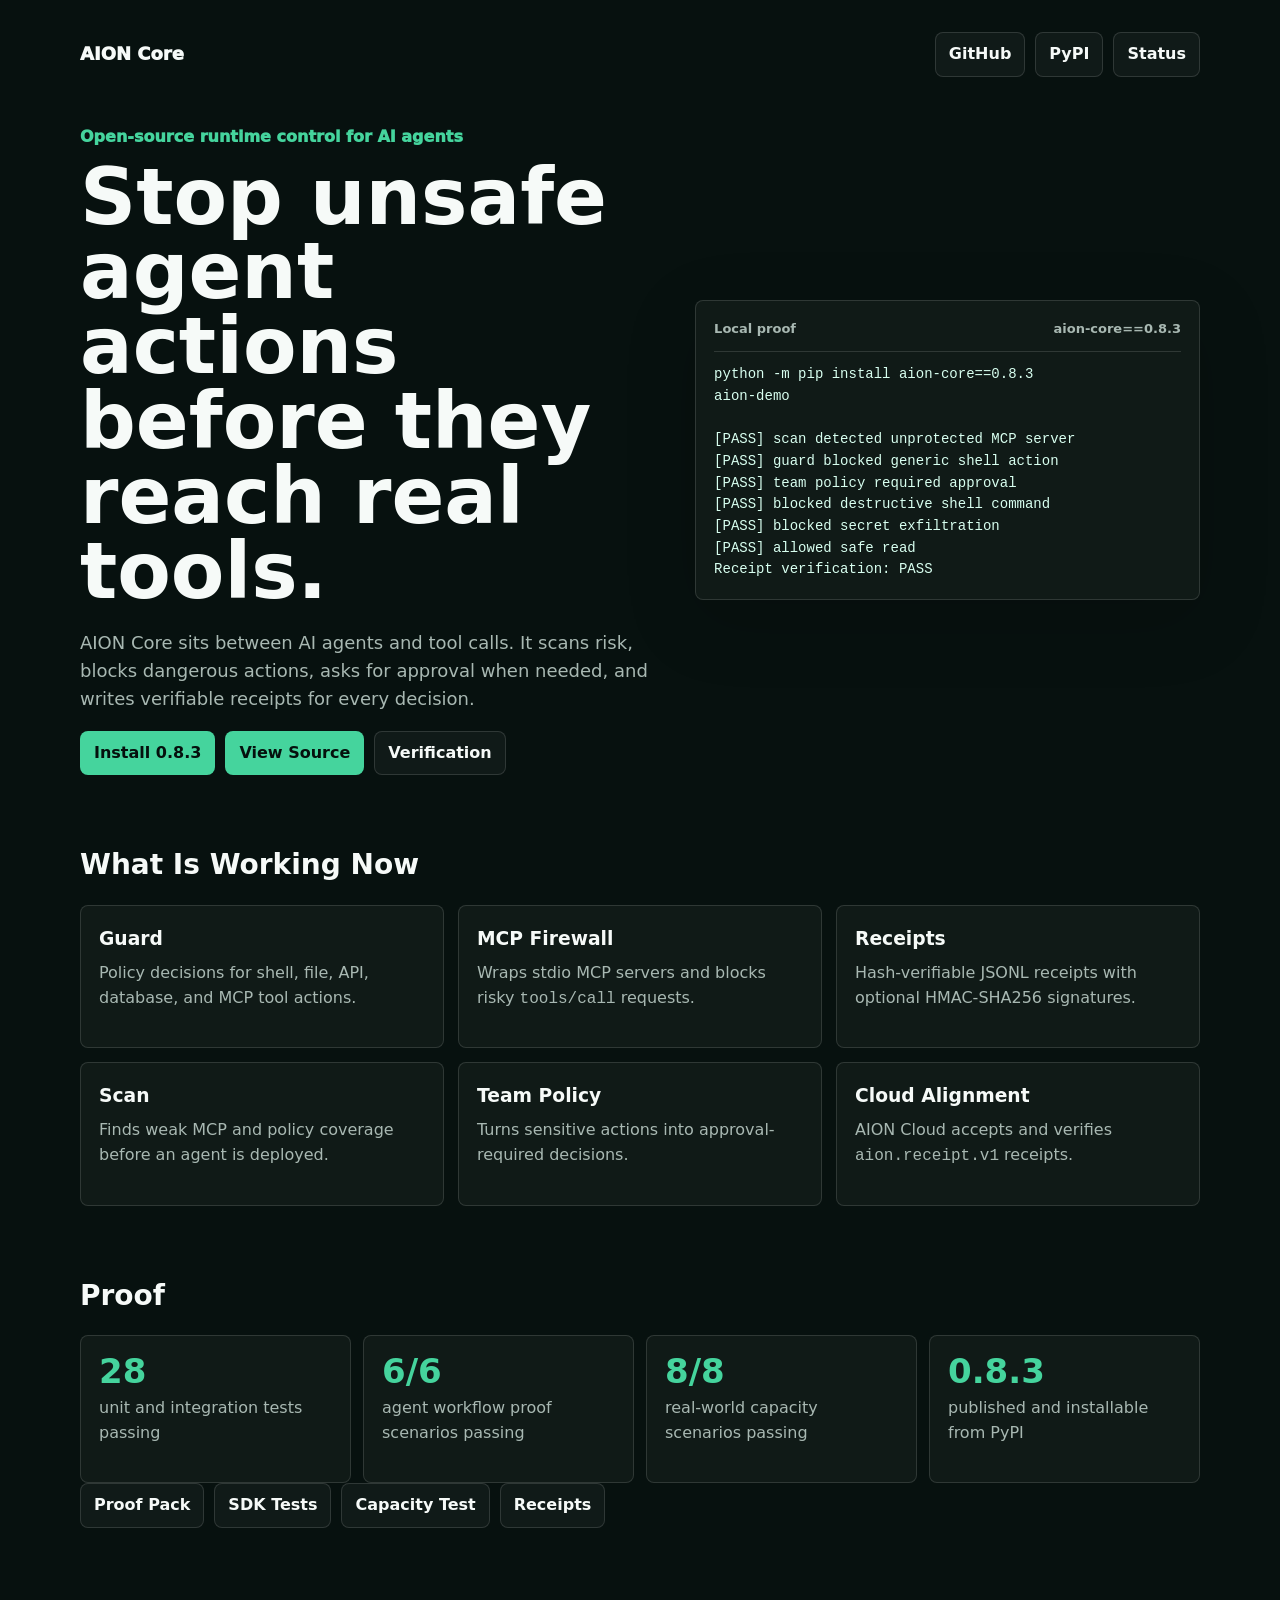
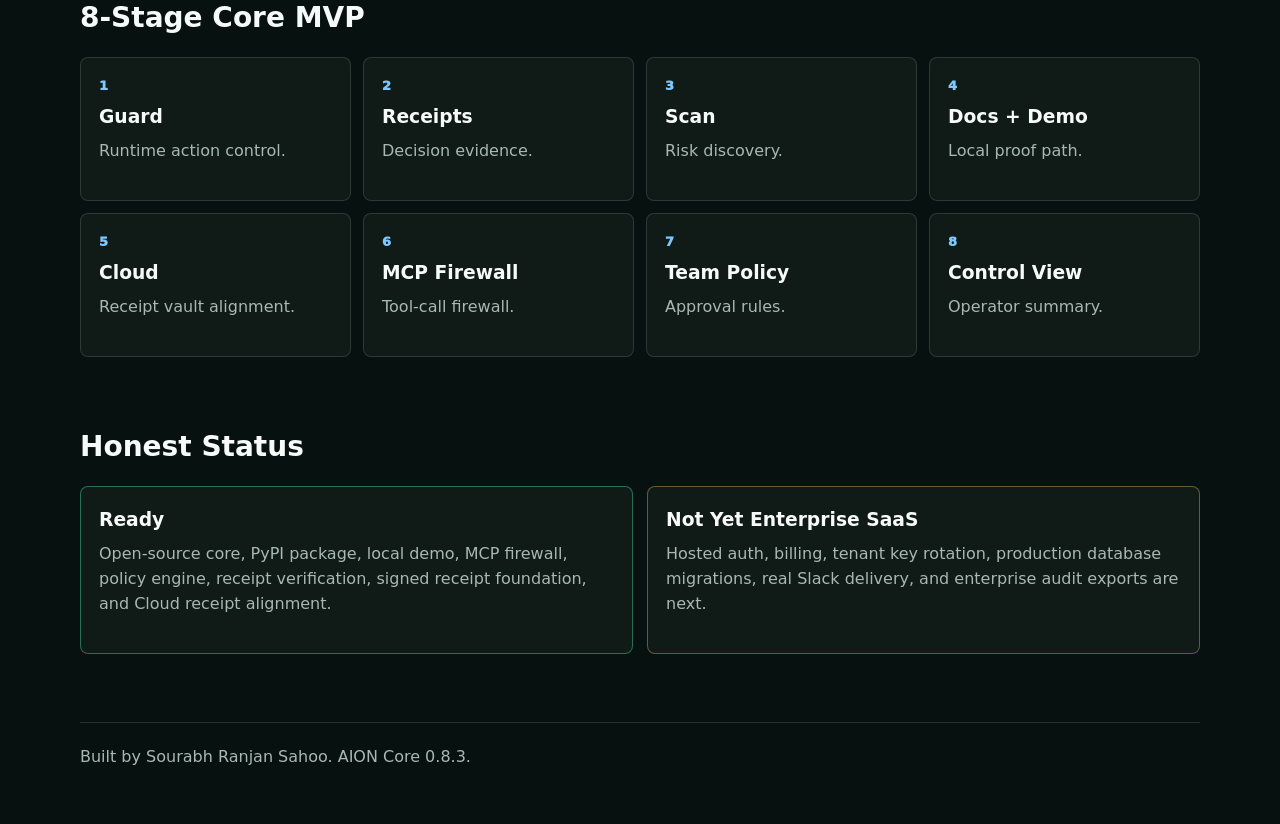
<file: docs/index.html>
<!doctype html>
<html lang="en">
<head>
  <meta charset="utf-8">
  <meta name="viewport" content="width=device-width, initial-scale=1">
  <title>AION Core</title>
  <style>
    :root {
      color-scheme: dark;
      --bg: #07110f;
      --panel: #101a17;
      --panel-soft: #0c1512;
      --line: rgba(255,255,255,.13);
      --text: #f6faf8;
      --muted: #a8b8b2;
      --accent: #45d49d;
      --accent-2: #7ec8ff;
      --warn: #ffd166;
      --ink: #05100d;
    }
    * { box-sizing: border-box; }
    body {
      margin: 0;
      font-family: Inter, ui-sans-serif, system-ui, Segoe UI, Arial, sans-serif;
      background: var(--bg);
      color: var(--text);
      line-height: 1.55;
    }
    main {
      width: min(1120px, calc(100% - 32px));
      margin: 0 auto;
      padding: 32px 0 56px;
    }
    nav {
      display: flex;
      justify-content: space-between;
      align-items: center;
      gap: 16px;
      margin-bottom: 48px;
    }
    .brand {
      font-size: 18px;
      font-weight: 950;
      letter-spacing: 0;
    }
    .nav-links,
    .actions {
      display: flex;
      flex-wrap: wrap;
      gap: 10px;
      align-items: center;
    }
    a.button,
    nav a {
      display: inline-flex;
      align-items: center;
      justify-content: center;
      min-height: 42px;
      color: var(--text);
      text-decoration: none;
      border: 1px solid var(--line);
      border-radius: 8px;
      padding: 9px 13px;
      background: rgba(255,255,255,.04);
      font-weight: 850;
      white-space: nowrap;
    }
    a.primary {
      background: var(--accent);
      color: var(--ink);
      border-color: transparent;
    }
    .hero {
      display: grid;
      grid-template-columns: minmax(0, 1fr) minmax(340px, .86fr);
      gap: 28px;
      align-items: center;
      min-height: 64vh;
    }
    .eyebrow {
      margin: 0 0 10px;
      color: var(--accent);
      font-weight: 950;
    }
    h1 {
      max-width: 850px;
      margin: 0 0 20px;
      font-size: clamp(42px, 6.8vw, 78px);
      line-height: .96;
      letter-spacing: 0;
    }
    h2 {
      margin: 0 0 12px;
      font-size: 28px;
      letter-spacing: 0;
    }
    h3 {
      margin: 0 0 8px;
      letter-spacing: 0;
    }
    p,
    li {
      color: var(--muted);
      font-size: 16px;
    }
    p { margin: 0 0 18px; }
    .lead {
      max-width: 760px;
      font-size: 18px;
    }
    .terminal,
    .card,
    .metric,
    .stage {
      border: 1px solid var(--line);
      border-radius: 8px;
      background: var(--panel);
    }
    .terminal {
      padding: 18px;
      box-shadow: 0 20px 70px rgba(0,0,0,.18);
    }
    .terminal-bar {
      display: flex;
      justify-content: space-between;
      gap: 12px;
      padding-bottom: 12px;
      margin-bottom: 12px;
      border-bottom: 1px solid var(--line);
      color: var(--muted);
      font-size: 13px;
      font-weight: 850;
    }
    code,
    pre {
      font-family: ui-monospace, SFMono-Regular, Consolas, monospace;
    }
    pre {
      margin: 0;
      overflow: auto;
      color: #d8fff0;
      font-size: 14px;
      line-height: 1.55;
      white-space: pre-wrap;
    }
    .section {
      margin-top: 68px;
    }
    .grid {
      display: grid;
      grid-template-columns: repeat(3, minmax(0, 1fr));
      gap: 14px;
      margin-top: 18px;
    }
    .proof-grid {
      display: grid;
      grid-template-columns: repeat(4, minmax(0, 1fr));
      gap: 12px;
      margin-top: 18px;
    }
    .stage-grid {
      display: grid;
      grid-template-columns: repeat(4, minmax(0, 1fr));
      gap: 12px;
      margin-top: 18px;
    }
    .card,
    .stage,
    .metric {
      padding: 18px;
      min-height: 126px;
    }
    .metric strong {
      display: block;
      color: var(--accent);
      font-size: 34px;
      line-height: 1;
      margin-bottom: 8px;
    }
    .stage span {
      display: block;
      color: var(--accent-2);
      font-size: 13px;
      font-weight: 950;
      margin-bottom: 6px;
    }
    .status {
      display: grid;
      grid-template-columns: minmax(0, 1fr) minmax(0, 1fr);
      gap: 14px;
      margin-top: 18px;
    }
    .status .card:first-child {
      border-color: rgba(69,212,157,.45);
    }
    .status .card:last-child {
      border-color: rgba(255,209,102,.36);
    }
    footer {
      margin-top: 68px;
      padding-top: 22px;
      border-top: 1px solid var(--line);
      color: var(--muted);
    }
    @media (max-width: 920px) {
      nav { align-items: flex-start; flex-direction: column; }
      .hero,
      .grid,
      .proof-grid,
      .stage-grid,
      .status {
        grid-template-columns: 1fr;
      }
    }
  </style>
</head>
<body>
  <main>
    <nav>
      <div class="brand">AION Core</div>
      <div class="nav-links">
        <a href="https://github.com/Sourabh1845/aion-core">GitHub</a>
        <a href="https://pypi.org/project/aion-core/0.8.3/">PyPI</a>
        <a href="./STAGE_STATUS.md">Status</a>
      </div>
    </nav>

    <section class="hero">
      <div>
        <p class="eyebrow">Open-source runtime control for AI agents</p>
        <h1>Stop unsafe agent actions before they reach real tools.</h1>
        <p class="lead">
          AION Core sits between AI agents and tool calls. It scans risk,
          blocks dangerous actions, asks for approval when needed, and writes
          verifiable receipts for every decision.
        </p>
        <div class="actions">
          <a class="button primary" href="https://pypi.org/project/aion-core/0.8.3/">Install 0.8.3</a>
          <a class="button primary" href="https://github.com/Sourabh1845/aion-core">View Source</a>
          <a class="button" href="./VERIFICATION.md">Verification</a>
        </div>
      </div>
      <div class="terminal" aria-label="AION Core terminal demo">
        <div class="terminal-bar">
          <span>Local proof</span>
          <span>aion-core==0.8.3</span>
        </div>
        <pre>python -m pip install aion-core==0.8.3
aion-demo

[PASS] scan detected unprotected MCP server
[PASS] guard blocked generic shell action
[PASS] team policy required approval
[PASS] blocked destructive shell command
[PASS] blocked secret exfiltration
[PASS] allowed safe read
Receipt verification: PASS</pre>
      </div>
    </section>

    <section class="section">
      <h2>What Is Working Now</h2>
      <div class="grid">
        <div class="card">
          <h3>Guard</h3>
          <p>Policy decisions for shell, file, API, database, and MCP tool actions.</p>
        </div>
        <div class="card">
          <h3>MCP Firewall</h3>
          <p>Wraps stdio MCP servers and blocks risky <code>tools/call</code> requests.</p>
        </div>
        <div class="card">
          <h3>Receipts</h3>
          <p>Hash-verifiable JSONL receipts with optional HMAC-SHA256 signatures.</p>
        </div>
        <div class="card">
          <h3>Scan</h3>
          <p>Finds weak MCP and policy coverage before an agent is deployed.</p>
        </div>
        <div class="card">
          <h3>Team Policy</h3>
          <p>Turns sensitive actions into approval-required decisions.</p>
        </div>
        <div class="card">
          <h3>Cloud Alignment</h3>
          <p>AION Cloud accepts and verifies <code>aion.receipt.v1</code> receipts.</p>
        </div>
      </div>
    </section>

    <section class="section">
      <h2>Proof</h2>
      <div class="proof-grid">
        <div class="metric">
          <strong>28</strong>
          <p>unit and integration tests passing</p>
        </div>
        <div class="metric">
          <strong>6/6</strong>
          <p>agent workflow proof scenarios passing</p>
        </div>
        <div class="metric">
          <strong>8/8</strong>
          <p>real-world capacity scenarios passing</p>
        </div>
        <div class="metric">
          <strong>0.8.3</strong>
          <p>published and installable from PyPI</p>
        </div>
      </div>
      <div class="actions">
        <a class="button" href="./PROOF_PACK.md">Proof Pack</a>
        <a class="button" href="./REAL_SDK_INTEGRATIONS.md">SDK Tests</a>
        <a class="button" href="./REAL_WORLD_CAPACITY_TEST.md">Capacity Test</a>
        <a class="button" href="./RECEIPTS.md">Receipts</a>
      </div>
    </section>

    <section class="section">
      <h2>8-Stage Core MVP</h2>
      <div class="stage-grid">
        <div class="stage"><span>1</span><h3>Guard</h3><p>Runtime action control.</p></div>
        <div class="stage"><span>2</span><h3>Receipts</h3><p>Decision evidence.</p></div>
        <div class="stage"><span>3</span><h3>Scan</h3><p>Risk discovery.</p></div>
        <div class="stage"><span>4</span><h3>Docs + Demo</h3><p>Local proof path.</p></div>
        <div class="stage"><span>5</span><h3>Cloud</h3><p>Receipt vault alignment.</p></div>
        <div class="stage"><span>6</span><h3>MCP Firewall</h3><p>Tool-call firewall.</p></div>
        <div class="stage"><span>7</span><h3>Team Policy</h3><p>Approval rules.</p></div>
        <div class="stage"><span>8</span><h3>Control View</h3><p>Operator summary.</p></div>
      </div>
    </section>

    <section class="section">
      <h2>Honest Status</h2>
      <div class="status">
        <div class="card">
          <h3>Ready</h3>
          <p>
            Open-source core, PyPI package, local demo, MCP firewall, policy engine,
            receipt verification, signed receipt foundation, and Cloud receipt alignment.
          </p>
        </div>
        <div class="card">
          <h3>Not Yet Enterprise SaaS</h3>
          <p>
            Hosted auth, billing, tenant key rotation, production database migrations,
            real Slack delivery, and enterprise audit exports are next.
          </p>
        </div>
      </div>
    </section>

    <footer>
      Built by Sourabh Ranjan Sahoo. AION Core 0.8.3.
    </footer>
  </main>
</body>
</html>
</file>
